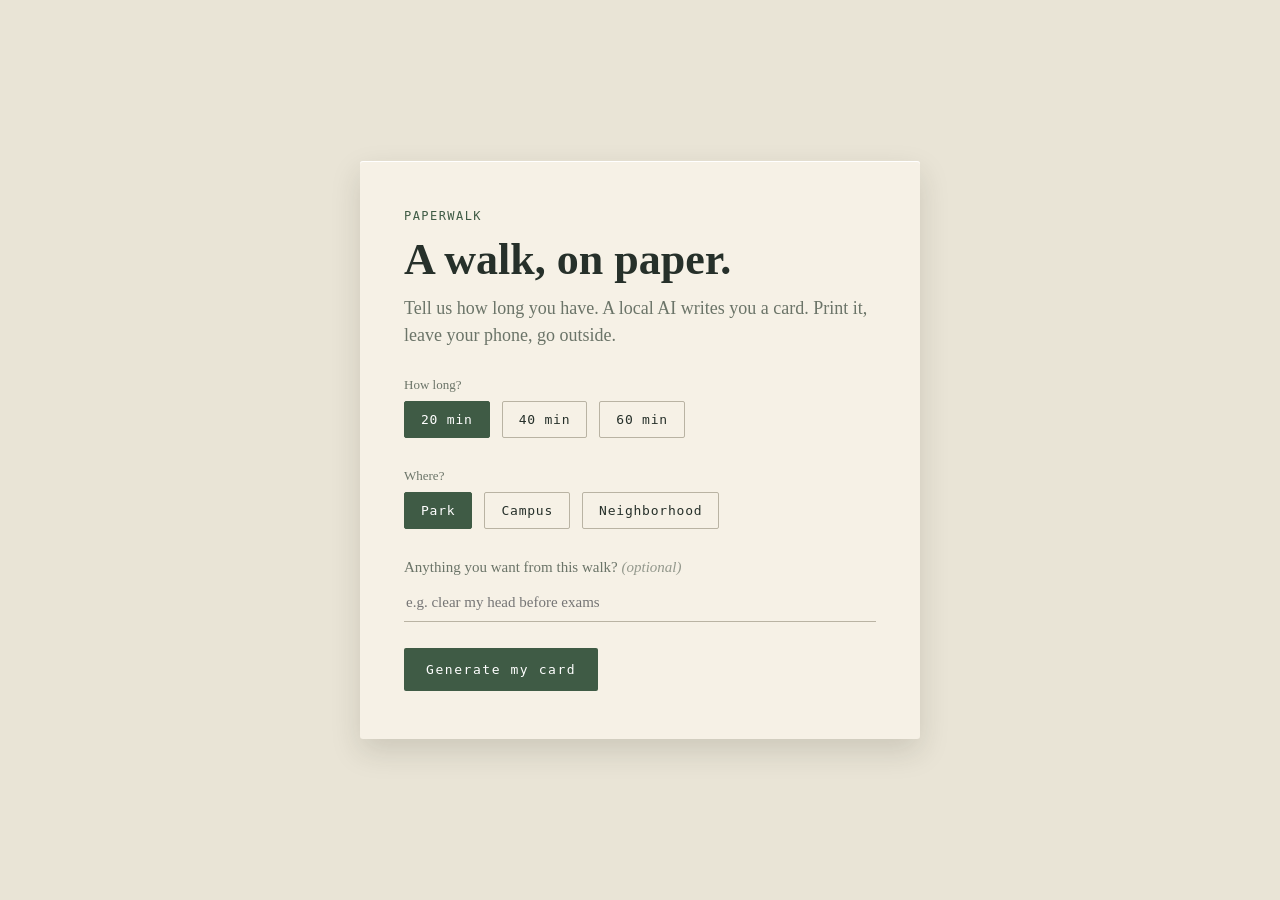
<file: templates/index.html>
<!doctype html>
<html lang="en"><head>
<meta charset="utf-8"><meta name="viewport" content="width=device-width, initial-scale=1">
<title>Paperwalk</title><link rel="stylesheet" href="/static/style.css">
</head><body class="home">
<main class="intro">
  <p class="eyebrow">PAPERWALK</p>
  <h1>A walk, on paper.</h1>
  <p class="lede">Tell us how long you have. A local AI writes you a card. Print it, leave your phone, go outside.</p>
  <form method="post" action="/generate" id="f">
    <fieldset><legend>How long?</legend>
      <label class="chip"><input type="radio" name="minutes" value="20" checked><span>20 min</span></label>
      <label class="chip"><input type="radio" name="minutes" value="40"><span>40 min</span></label>
      <label class="chip"><input type="radio" name="minutes" value="60"><span>60 min</span></label>
    </fieldset>
    <fieldset><legend>Where?</legend>
      <label class="chip"><input type="radio" name="environment" value="park" checked><span>Park</span></label>
      <label class="chip"><input type="radio" name="environment" value="campus"><span>Campus</span></label>
      <label class="chip"><input type="radio" name="environment" value="neighborhood"><span>Neighborhood</span></label>
    </fieldset>
    <label class="goal">Anything you want from this walk? <em>(optional)</em>
      <input type="text" name="goal" maxlength="140" placeholder="e.g. clear my head before exams">
    </label>
    <button type="submit" id="go">Generate my card</button>
    <p class="wait" id="wait" hidden>Your card is being written on this machine. Usually 10–40 seconds.</p>
  </form>
</main>
<script>document.getElementById('f').addEventListener('submit',()=>{go.disabled=true;go.textContent='Writing…';wait.hidden=false;});</script>
</body></html>
</file>
<file: static/style.css>
:root{--paper:#f6f1e6;--ink:#26302a;--moss:#3f5b45;--line:#b9b3a3;--soft:#6b7468}
*{box-sizing:border-box}
body{margin:0;background:#e9e4d6;color:var(--ink);font-family:Georgia,"Iowan Old Style","Palatino Linotype",serif}
.eyebrow,.brand,.label,.meta,.toolbar,button,.chip span{font-family:ui-monospace,"SF Mono",Menlo,monospace;letter-spacing:.12em}
.home{min-height:100vh;display:grid;place-items:center;padding:24px}
.intro{width:min(560px,100%);background:var(--paper);padding:48px 44px;border-radius:3px;box-shadow:0 1px 0 #fff inset,0 12px 30px rgba(40,40,30,.15)}
@media(max-width:500px){.intro{padding:32px 24px}}
.eyebrow{font-size:12px;color:var(--moss);margin:0 0 14px}
h1{font-size:44px;line-height:1.05;margin:0 0 12px;font-weight:600}
.lede{color:var(--soft);font-size:18px;line-height:1.5;margin:0 0 28px}
fieldset{border:0;padding:0;margin:0 0 22px}
legend{font-size:13px;color:var(--soft);margin-bottom:8px;padding:0}
.chip{display:inline-block;margin:0 8px 8px 0}
.chip input{position:absolute;opacity:0}
.chip span{display:inline-block;padding:10px 16px;border:1px solid var(--line);border-radius:2px;font-size:13px;letter-spacing:.06em;cursor:pointer}
.chip input:checked+span{background:var(--moss);color:#fff;border-color:var(--moss)}
.chip input:focus-visible+span{outline:2px solid var(--moss);outline-offset:2px}
.goal{display:block;font-size:15px;color:var(--soft);margin-bottom:26px}
.goal em{opacity:.7}
.goal input{display:block;width:100%;margin-top:8px;padding:10px 2px;border:0;border-bottom:1px solid var(--line);background:transparent;font:inherit;color:var(--ink)}
.goal input:focus{outline:0;border-color:var(--moss)}
button{background:var(--moss);color:#fff;border:0;padding:14px 22px;font-size:13px;cursor:pointer;border-radius:2px}
button:disabled{opacity:.6;cursor:wait}
.wait{font-size:14px;color:var(--soft);margin-top:14px}
.cardpage{padding:20px 0 60px}
.toolbar{display:flex;gap:16px;align-items:center;justify-content:center;font-size:12px;margin-bottom:18px}
.toolbar a{color:var(--moss);text-decoration:none}
.warn{color:#8a5a1f}
.sheet{position:relative;width:210mm;height:297mm;margin:0 auto;background:var(--paper);padding:16mm 18mm;box-shadow:0 12px 30px rgba(40,40,30,.18);display:flex;flex-direction:column}
.sheet header{display:flex;justify-content:space-between;align-items:baseline;border-bottom:1.5px solid var(--ink);padding-bottom:6px}
.brand{font-size:12px;font-weight:700}.meta{font-size:10px;color:var(--soft)}
.mission{margin:8mm 0 4mm;padding-left:5mm;border-left:3px solid var(--moss)}
.label{font-size:10px;color:var(--moss)}
.mission h2{margin:4px 0 6px;font-size:24px}
.mission p{margin:0 0 6px;font-size:15px;line-height:1.45}
.mission .small{font-size:12px;color:var(--soft);font-style:italic}
.qs{list-style:none;counter-reset:q;margin:0;padding:0;flex:1;display:flex;flex-direction:column;justify-content:space-between}
.qs li{counter-increment:q;font-size:14px}
.qs li>span{display:block;margin-bottom:8px}
.qs li>span::before{content:counter(q) ". ";font-weight:700}
.line{border-bottom:1px solid var(--line);height:11mm}
.box{height:60mm;border:1.5px solid var(--ink);border-radius:2px;margin-top:2mm}
.circles{display:flex;gap:24px;margin:6px 0 12px;font-size:15px;flex-wrap:wrap}
.circles b{font-weight:400}
.upload-area{display:block;border:2px dashed var(--line);border-radius:4px;padding:32px;text-align:center;cursor:pointer;margin-bottom:24px;background:rgba(255,255,255,0.4);transition:border-color 0.2s}
.upload-area:hover{border-color:var(--moss)}
.upload-icon{font-size:24px;margin-bottom:8px;display:inline-block}
#photo-preview{max-width:100%;max-height:300px;border-radius:2px;display:block;margin:0 auto}
.sheet footer{margin-top:5mm;font-size:10px;color:var(--soft);text-align:center;font-family:ui-monospace,monospace}
/* corner marks: later used to find/straighten the card in a photo */
.corner{position:absolute;width:7mm;height:7mm;border:0 solid var(--ink)}
.tl{top:5mm;left:5mm;border-top-width:2px;border-left-width:2px}.tr{top:5mm;right:5mm;border-top-width:2px;border-right-width:2px}
.bl{bottom:5mm;left:5mm;border-bottom-width:2px;border-left-width:2px}.br{bottom:5mm;right:5mm;border-bottom-width:2px;border-right-width:2px}
@page{size:A4;margin:0}
@media print{body{background:#fff}.no-print{display:none!important}.cardpage{padding:0}.sheet{box-shadow:none;margin:0}
 *{-webkit-print-color-adjust:exact;print-color-adjust:exact}}
</file>
